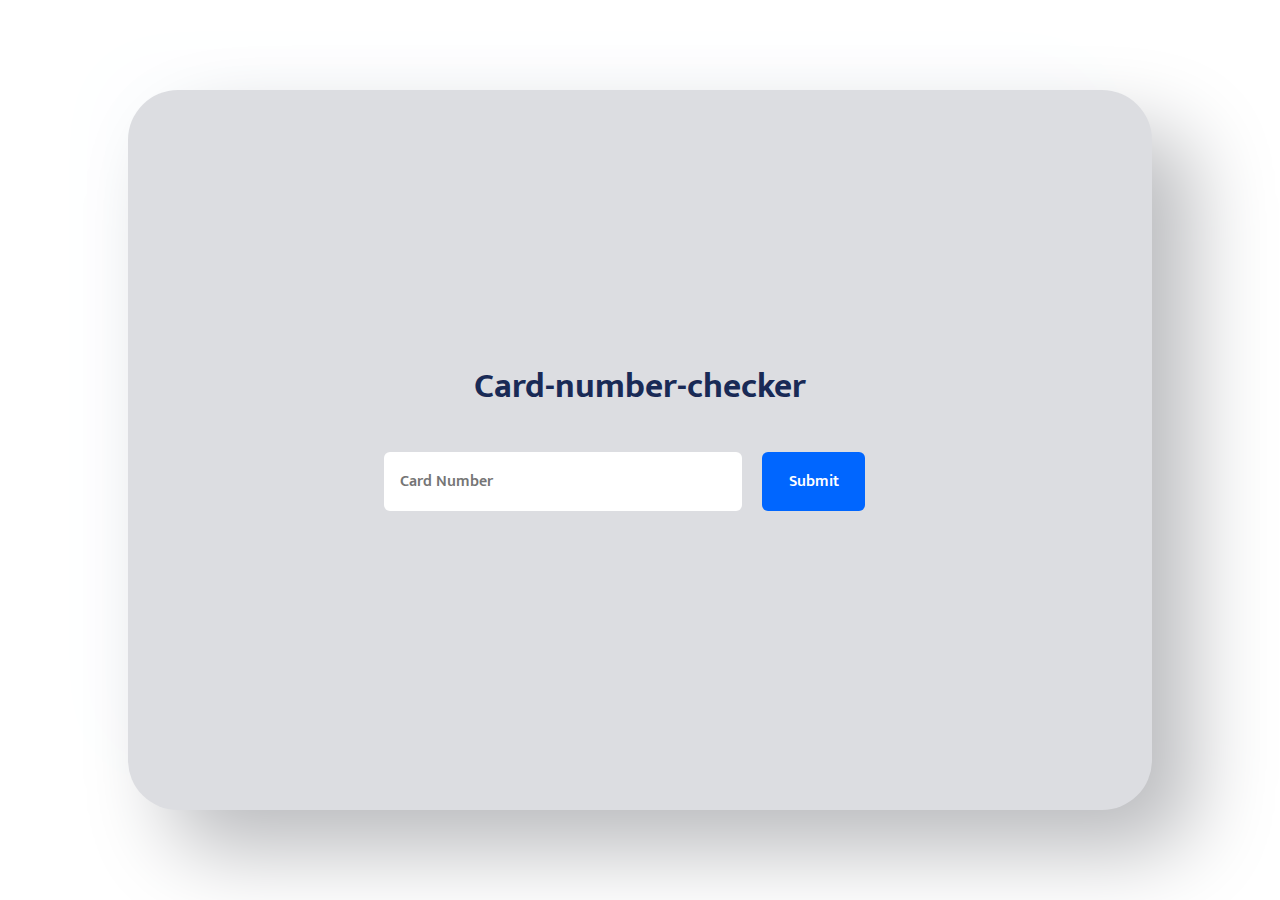
<file: credit-card-checker-starter/index.html>
<!DOCTYPE html>
<html lang="en">

<head>
    <meta charset="UTF-8">
    <meta name="viewport" content="width=device-width, initial-scale=1.0">
    <link rel="stylesheet" href="./style.css" />
    <link href="https://fonts.googleapis.com/css2?family=Mukta:wght@400;600;700&display=swap" rel="stylesheet">
    <title>Card-number-checker</title>
    <meta author="Seung Hoon" content="Card validation using Luhn algorithm">
</head>

<body>
    <section class="validate_container">
        <h1>Card-number-checker</h1>
        <form action="#" method="POST">
            <input type="text" placeholder="Card Number" minlength="15" maxlength="16" />
            <button type="submit">Submit</button>
        </form>
        <ul class="card_info"></ul>
    </section>
    <script src="./app.js"></script>
</body>

</html>
</file>
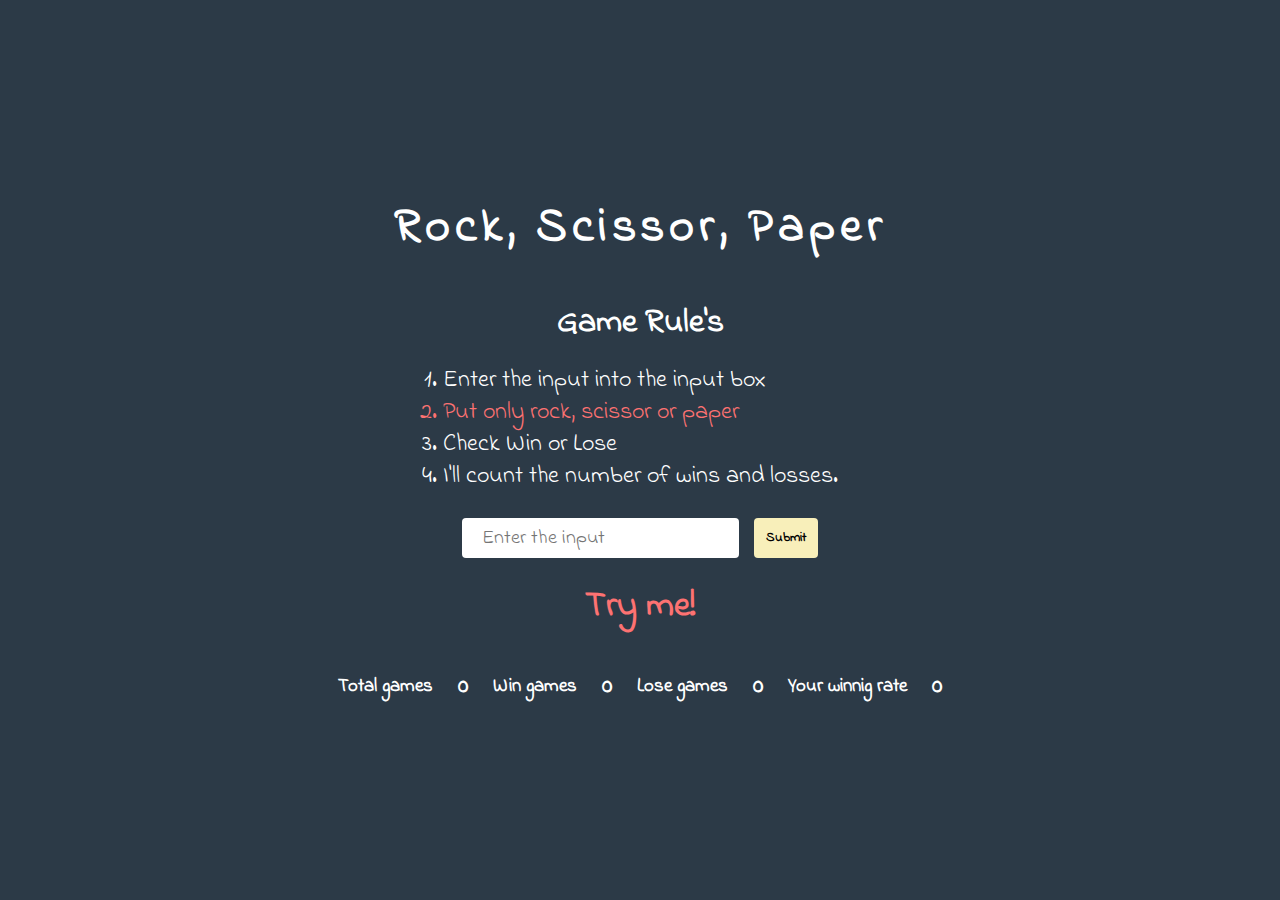
<file: rock-paper-scissor/index.html>
<!DOCTYPE html>
<html lang="en">

<head>
    <meta charset="UTF-8">
    <meta name="viewport" content="width=device-width, initial-scale=1.0">
    <link rel="stylesheet" href="./style.css" />
    <title>RockScissorPaper</title>
    <link href="https://fonts.googleapis.com/css2?family=Anton&family=Indie+Flower&display=swap" rel="stylesheet">
    <meta author="Seung Hoon" content="Rock-scissor-paper game" />
</head>

<body>
    <header class="header">
        <h1>Rock, Scissor, Paper</h1>
    </header>
    <section class="game">
        <strong>Game Rule's</strong>
        <ol>
            <li>Enter the input into the input box</li>
            <li>Put only rock, scissor or paper</li>
            <li>Check Win or Lose</li>
            <li>I'll count the number of wins and losses.</li>
        </ol>
        <form action="#" method="GET">
            <input type="text" placeholder="Enter the input" />
            <button type="submit">Submit</button>
        </form>
        <p class="result">Try me!</p>
    </section>
    <section class="counter">
        <div class="counter_total score">
            <h3>Total games</h3>
            <p>0</p>
        </div>
        <div class="counter_win score">
            <h3>Win games</h3>
            <p>0</p>
        </div>
        <div class="counter_lose score">
            <h3>Lose games</h3>
            <p>0</p>
        </div>
        <div class="counter_winRate score">
            <h3>Your winnig rate</h3>
            <p>0</p>
        </div>
    </section>
    <script src="app.js"></script>
</body>

</html>
</file>
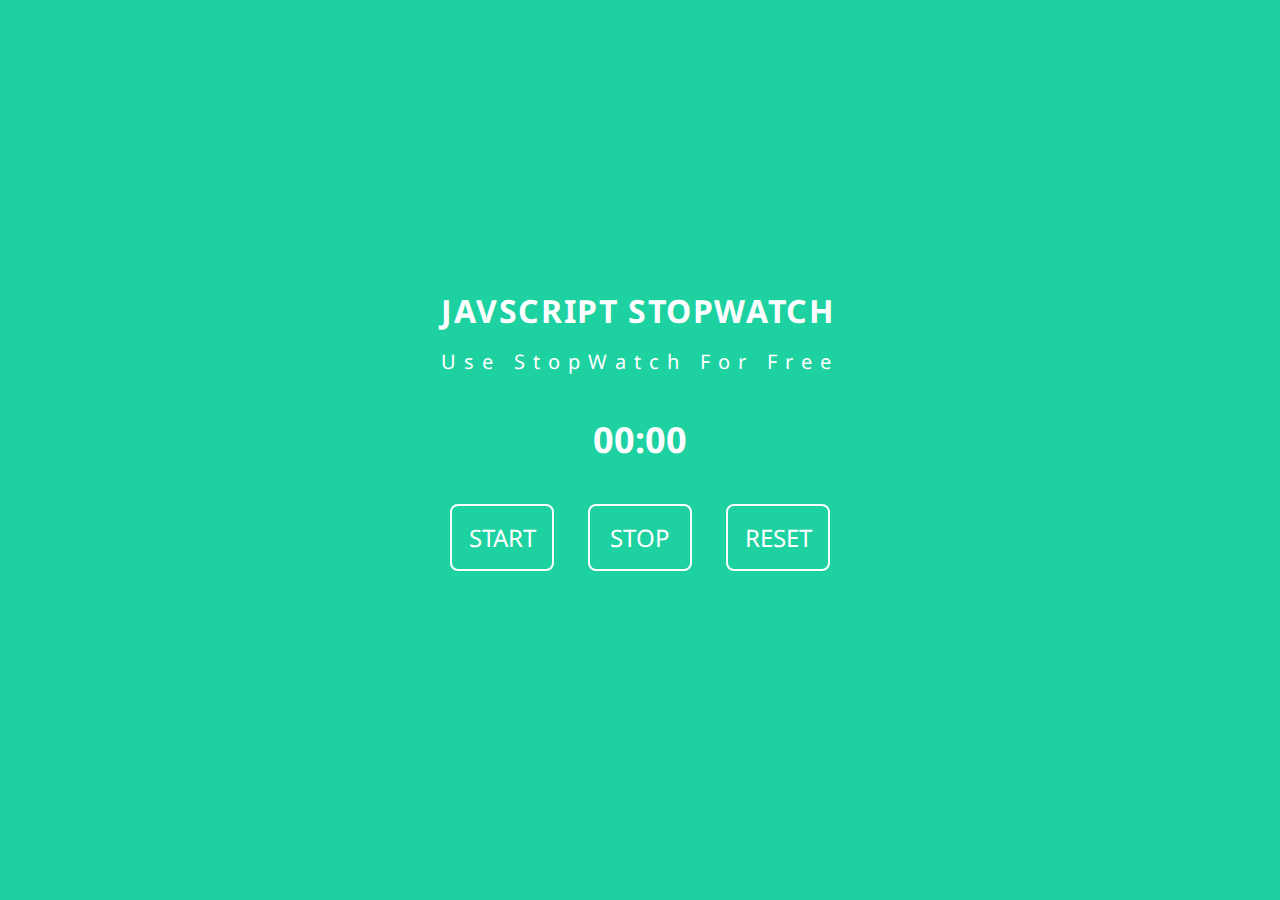
<file: stopwatch/index.html>
<!DOCTYPE html>
<html lang="en">

<head>
    <meta charset="UTF-8">
    <link href="https://fonts.googleapis.com/css2?family=Noto+Sans:wght@400;700&display=swap" rel="stylesheet">
    <link rel="stylesheet" href="./style.css" />
    <script src="./index.js" defer></script>
    <meta name="viewport" content="width=device-width, initial-scale=1.0">
    <title>JAVASCRIPT STOPWATCH</title>
</head>

<body>
    <header class="stopwatch__header">
        <div class="header__container">
            <h1>JAVSCRIPT STOPWATCH</h1>
            <span>Use StopWatch For Free</span>
        </div>
    </header>
    <main class="stopwatch__main">
        <p class="stopwatch__timer">00:00</p>
        <div class="stopwatch__button">
            <button type="button" class="start_btn">START</button>
            <button type="button" class="stop_btn">STOP</button>
            <button type="button" class="reset_btn">RESET</button>
        </div>
    </main>
    <section class="stopwatch__result">
        <ol class="result_list"></ol>
    </section>
</body>

</html>
</file>
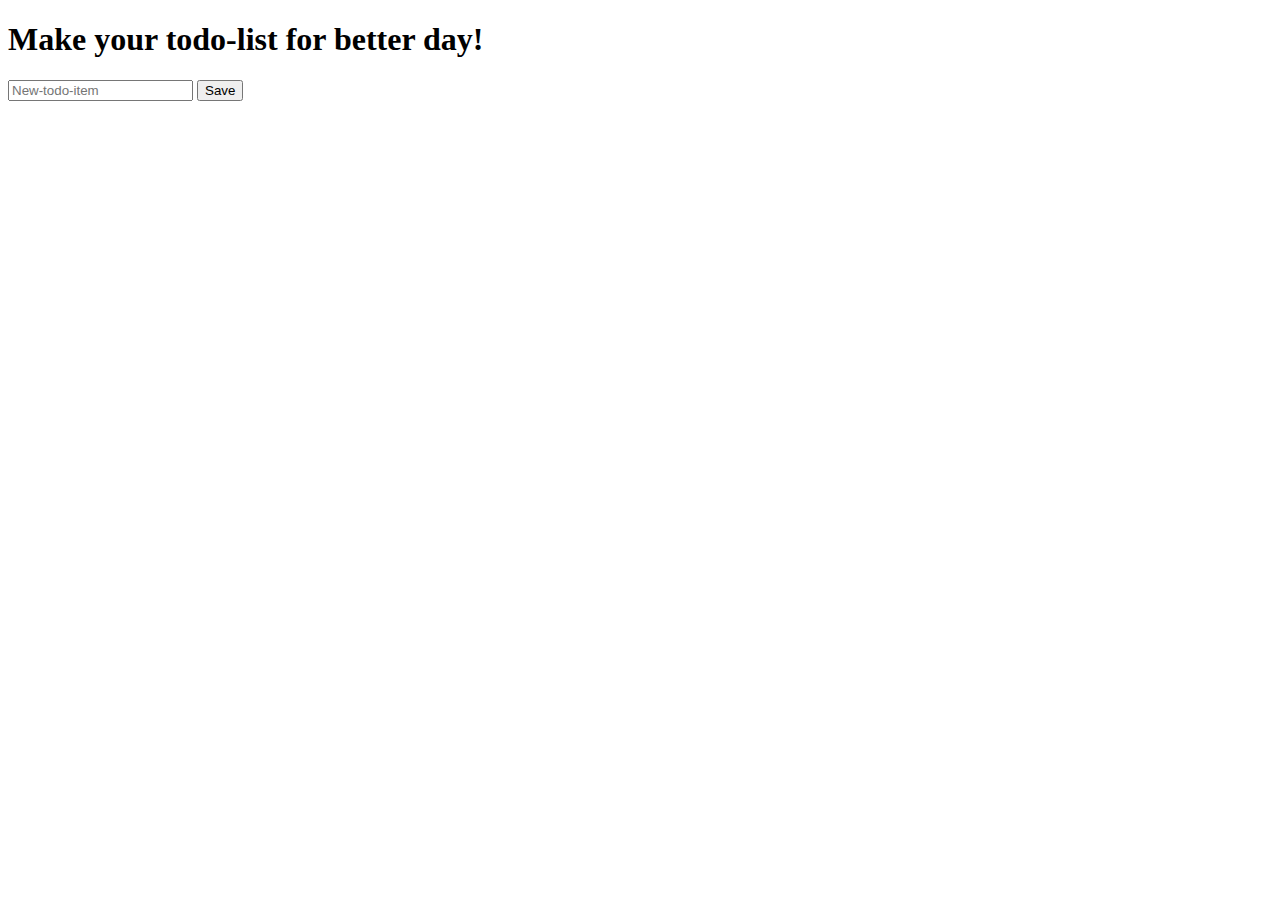
<file: Todo-list/index.html>
<!DOCTYPE html>
<html lang="en">

<head>
    <meta charset="UTF-8">
    <meta name="viewport" content="width=device-width, initial-scale=1.0">
    <title>To-do List</title>
    <meta author="Seung Hoon" content="todo-list(using localstorage)">
</head>

<body>
    <section class="todo_container">
        <h1 class="todo_title">Make your todo-list for better day!</h1>
        <form action="#" method="POST" class="todo_input">
            <input type="text" placeholder="New-todo-item" />
            <button type="submit">Save</button>
        </form>
        <ul class="todo_list"></ul>
    </section>
    <script src="./app.js"></script>
</body>

</html>
</file>
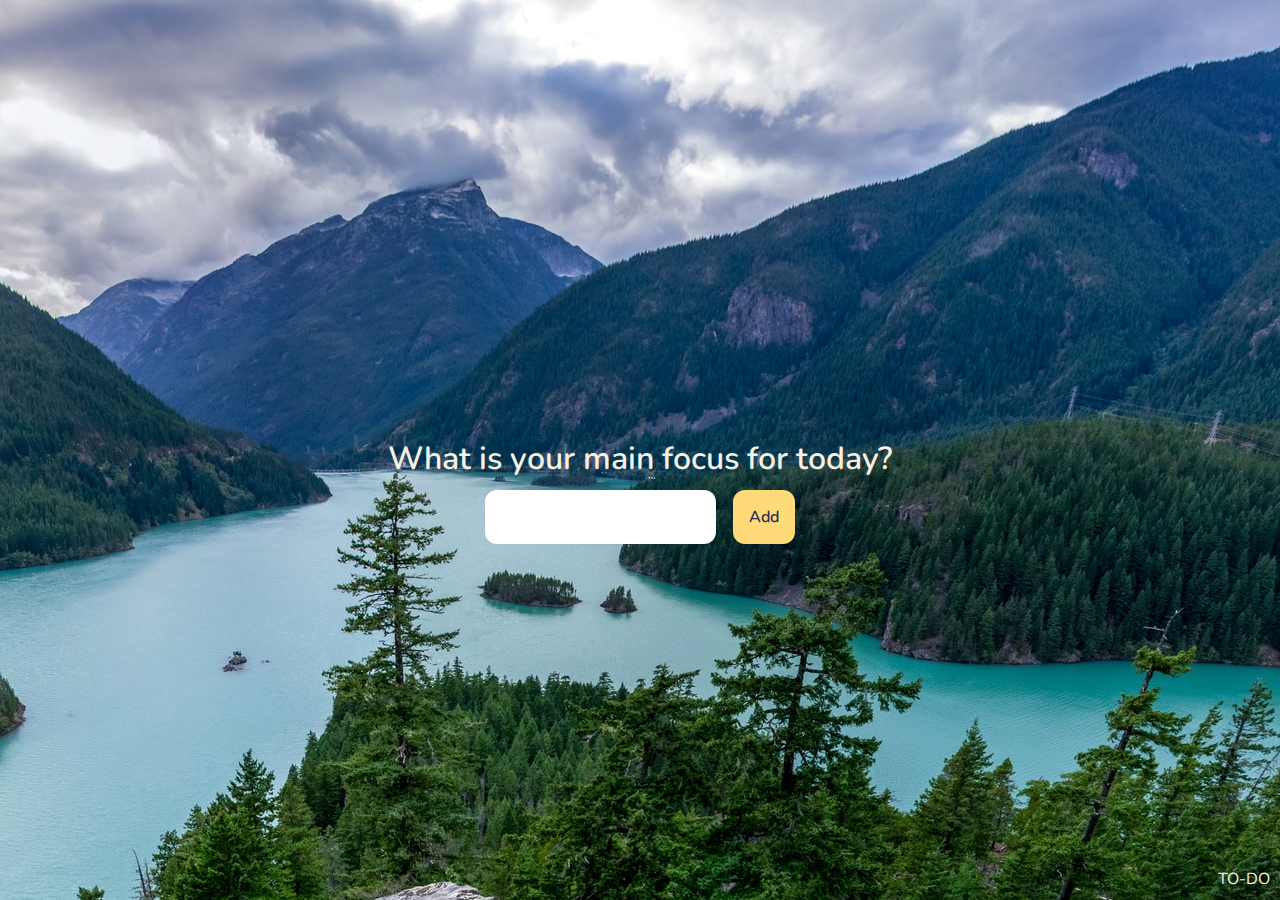
<file: weather/index.html>
<!DOCTYPE html>
<html lang="en">

<head>
    <meta charset="UTF-8">
    <meta name="viewport" content="width=device-width, initial-scale=1.0">
    <meta name="Weather application" content="Check today's weather'">
    <link href="https://fonts.googleapis.com/css2?family=Nunito:wght@400;600;700&display=swap" rel="stylesheet">
    <link rel="stylesheet" href="./style.css">
    <script src="./src/index.js" type="module" defer></script>
    <script src="./src/background.js" type="module" defer></script>
    <title>Javascript Weather App</title>
</head>

<body>
    <section class="clock__container">
        <h1 class="clock__clock"></h1>
    </section>
    <section class="greeting__container">
        <form class="greeting__form" action="#" method="GET">
            <input class="greeting__input" type="text" placeholder="What is your name?" required>
            <button class="greeting__btn" type="submit">Send</button>
        </form>
        <span class="greeting__desc">Hello Hoon</span>
    </section>
    <section class="focus__container">
        <div class="focus__form--box">
            <span class="focus__question">What is your main focus for today?</span>
            <form class="focus__form" action="#" method="POST">
                <input class="focus__input" type="text" required>
                <button class="focus__btn--submit" type="submit">Add</button>
            </form>
        </div>
        <div class="focus__answer">
        </div>
    </section>
    <section class="todo__container">
        <div class="todo__list--card">
            <h1 class="todo__title">Today's To-Do</h1>
            <ol class="todo__list--container">
                <li class="todo__item">
                    <input class="todo__checkbox" type="checkbox">
                    <span class="todo__desc">Yaloo</span>
                    <button class="todo__btn" type="button">X</button>
                </li>
                <li class="todo__item">
                    <input class="todo__checkbox" type="checkbox">
                    <span class="todo__desc">Yaloo</span>
                    <button class="todo__btn" type="button">X</button>
                </li>
            </ol>
            <form action="#" method="GET" class="todo__form">
                <input type="text" placeholder="INPUT YOUR TO-DO">
                <button type="submit">+</button>
            </form>
        </div>
        <button class="todo__switch" type="button">TO-DO</button>
    </section>
    <section class="weather__container"></section>
</body>

</html>
</file>
<file: rock-paper-scissor/style.css>
* {
  margin: 0;
  box-sizing: content-box;
}

/* global CSS */
body {
  font-family: "Indie Flower", cursive;
  font-size: 16px;
  line-height: 1.333;
  display: flex;
  flex-direction: column;
  justify-content: center;
  align-items: center;
  background-color: #2c3a47;
  color: #fff;
  width: 100%;
  height: 100vh;
}

ol,
ul,
li {
  padding: 0;
}

input,
button {
  border: none;
  border-radius: 4px;
  outline: none;
  font-family: "Indie Flower", cursive;
}

/* header CSS */
.header {
  margin-bottom: 40px;
}
.header h1 {
  font-size: 48px;
  font-weight: bolder;
  letter-spacing: 0.1em;
}

/* game CSS */
.game {
  font-size: 1.5em;
  margin-bottom: 40px;
}

.game > ol {
  margin-bottom: 20px;
}

.game > ol > li:nth-of-type(2) {
  color: #fd7272;
}
.game > strong {
  display: block;
  text-align: center;
  font-size: 1.4em;
  margin-bottom: 20px;
}

.game > form {
  text-align: center;
  display: flex;
  justify-content: center;
  align-items: center;
  width: 100%;
  height: 50px;
  margin-bottom: 20px;
}

.game > form > input {
  padding: 10px 20px;
  font-size: 20px;
  width: 60%;
  height: 40%;
  margin-right: 15px;
}

.game > form > button {
  font-weight: 700;
  border: none;
  background-color: #f8efba;
  width: 13%;
  line-height: 38px;
}

.game > .result {
  color: #fd7272;
  text-align: center;
  font-weight: 700;
  font-size: 1.5em;
}

/* counter CSS */
.counter {
  display: flex;
  justify-content: center;
  align-items: center;
  width: 70%;
}

.score {
  display: flex;
  justify-content: center;
  align-items: center;
}

.score > h3 {
  margin-right: 25px;
}

.score > p {
  font-weight: 700;
  font-size: 1.5em;
  margin-right: 25px;
}

.counter_winRate > p {
  margin-right: 0;
}
</file>
<file: stopwatch/style.css>
:root {
  --color-green: #1dd1a1;
  --color-white: #ffffff;
  --color-black: #222f3e;
  --color-yellow: #feca57;
}

* {
  margin: 0;
  box-sizing: content-box;
}

button {
  outline: none;
  border: none;
  font-family: "Noto Sans", sans-serif;
  background-color: var(--color-green);
  color: var(--color-white);
}

ol {
  margin: 0;
}

body {
  position: relative;
  font-family: "Noto Sans", sans-serif;
  display: flex;
  flex-direction: column;
  justify-content: center;
  align-items: center;
  width: 100%;
  height: 100vh;
  background-color: var(--color-green);
  color: var(--color-white);
}

.stopwatch__header {
  margin-bottom: 40px;
}

.stopwatch__header h1 {
  margin-bottom: 16px;
  letter-spacing: 0.05em;
}

.stopwatch__header span {
  font-size: 20px;
  letter-spacing: 0.4em;
}

.stopwatch__main {
  display: flex;
  flex-direction: column;
  justify-content: center;
  align-items: center;
  margin-bottom: 40px;
}

.stopwatch__timer {
  font-size: 36px;
  font-weight: 700;
  margin-bottom: 40px;
}

.stopwatch__button > button {
  font-size: 24px;
  border: 2px solid var(--color-white);
  border-radius: 8px;
  margin-right: 30px;
  width: 80px;
  padding: 15px 10px;
  cursor: pointer;
}

.stopwatch__button > button:last-of-type {
  margin-right: 0;
}

.stopwatch__button > button:hover {
  background-color: var(--color-yellow);
  color: var(--color-black);
  font-weight: 700;
  transition: background-color, color 250ms ease-in-out;
}
</file>
<file: weather/style.css>
:root {
  --color-black: #2c2c54;
  --color-lightgray: #f7f1e3;
  --color-yellow: #ffda79;
  --color-red: #ff5252;

  --margin-basic: 20px;
  --padding-basic: 20px;
  --fontsize-basic: 16px;
}

* {
  margin: 0;
  padding: 0;
  box-sizing: border-box;
}

button,
input {
  font-family: "Nunito", sans-serif;
  padding: 0;
  margin: 0;
  outline: none;
  border: none;
  color: var(--color-lightgray);
}

body {
  position: relative;
  font-family: "Nunito", sans-serif;
  color: var(--color-lightgray);
  display: flex;
  flex-direction: column;
  justify-content: center;
  align-items: center;
  width: 100%;
  height: 100vh;
  background-repeat: no-repeat;
  background-position: center;
}

/* clock CSS */
.clock__container {
  display: flex;
  flex-direction: column;
  justify-content: center;
  align-items: center;
  margin-bottom: calc(var(--margin-basic) * 2);
  width: 100%;
}

.clock__clock {
  font-size: calc(var(--fontsize-basic) * 5);
}

/* greeting CSS */
.greeting__container {
  margin-bottom: calc(var(--margin-basic) * 2);
}

.greeting__form {
  display: none;
}

.greeting__input,
.greeting__btn {
  padding: calc(var(--padding-basic) * 0.8);
  font-size: calc(var(--fontsize-basic) * 2);
}

.greeting__input {
  margin-right: calc(var(--margin-basic) / 2);
}

.greeting__btn {
  border-radius: 12px;
  background-color: var(--color-yellow);
}

.greeting__desc {
  display: none;
  font-size: calc(var(--fontsize-basic) * 4);
}

.greeting__container .showGreeting {
  display: block;
}

/* focus CSS */

.focus__form--box {
  display: none;
  flex-direction: column;
  justify-content: center;
  align-items: center;
}

.focus__question {
  display: block;
  font-size: calc(var(--fontsize-basic) * 2);
  font-weight: 600;
  margin-bottom: calc(var(--margin-basic) / 2);
}

.focus__input,
.focus__btn--submit {
  color: var(--color-black);
  padding: calc(var(--padding-basic) * 0.8);
  font-size: var(--fontsize-basic);
}

.focus__input {
  border-radius: 12px;
  font-weight: 600;
  margin-right: calc(var(--margin-basic) / 1.5);
}

.focus__btn--submit {
  border-radius: 12px;
  background-color: var(--color-yellow);
  font-size: var(--fontsize-basic);
  font-weight: 600;
}

.focus__answer {
  display: none;
  justify-content: center;
  align-items: center;
}

.focus__answer input {
  transform: scale(2);
  margin-right: var(--margin-basic);
}

.focus__answer p {
  font-size: calc(var(--fontsize-basic) * 1.5);
  font-weight: 600;
  margin-right: var(--margin-basic);
}

.focus__answer button {
  font-size: calc(var(--fontsize-basic) * 0.9);
  font-weight: 600;
  color: var(--color-lightgray);
  background-color: var(--color-red);
  border-radius: 6px;
  padding: calc(var(--padding-basic) * 0.5);
}

.showFocus {
  display: flex;
}

/* todo CSS */
.todo__container {
  visibility: hidden;
  display: flex;
  flex-direction: column;
  justify-content: flex-start;
  align-items: flex-start;
  background-color: rgba(0, 0, 0, 0.8);
  color: var(--color-lightgray);
  border-radius: 12px;
  position: absolute;
  width: 300px;
  height: 480px;
  right: 20px;
  bottom: 50px;
}

.todo__list--card {
  width: 100%;
}

.todo__title {
  padding: var(--padding-basic);
  margin-bottom: var(--margin-basic);
  border-bottom: 2px solid var(--color-yellow);
}

.todo__list--container {
  padding-left: calc(var(--padding-basic) * 2);
}

.todo__item {
  margin-bottom: calc(var(--margin-basic) / 1.5);
}

.todo__checkbox {
  transform: scale(1.3);
  margin: 0 calc(var(--margin-basic) / 2);
}

.todo__desc {
  font-size: calc(var(--fontsize-basic) * 1.1);
  margin-right: calc(var(--margin-basic) / 2);
}

.todo__btn {
  font-size: var(--fontsize-basic);
  border: 700;
  background-color: transparent;
}

.todo__form {
  display: flex;
  flex-direction: row-reverse;
  justify-content: center;
  align-items: center;
  position: absolute;
  bottom: 0;
  width: 100%;
  padding: var(--padding-basic);
}

.todo__form input {
  background-color: transparent;
  font-weight: 600;
  padding: calc(var(--padding-basic) / 2);
}

.todo__form button {
  width: 38px;
  height: 38px;
  border-radius: 50%;
  font-size: 28px;
  font-weight: 700;
  color: var(--color-black);
  background-color: var(--color-yellow);
  margin-right: var(--margin-basic);
  cursor: pointer;
}

.todo__switch {
  visibility: visible;
  position: absolute;
  bottom: -40px;
  right: -10px;
  background-color: transparent;
  font-size: var(--fontsize-basic);
}

.todo__visible {
  visibility: visible;
}
</file>
<file: credit-card-checker-starter/style.css>
* {
  margin: 0;
  box-sizing: border-box;
}

/* reset CSS */
form,
button,
ul,
li,
input {
  margin: 0;
  padding: 0;
}

ul {
  list-style-type: none;
}

/* global CSS */
body {
  font-family: "Mukta", sans-serif;
  display: flex;
  justify-content: center;
  align-items: center;
  font-size: 16px;
  width: 100%;
  height: 100vh;
}

button,
input {
  border: none;
  outline: none;
  border-radius: 6px;
  font-family: "Mukta", sans-serif;
}

/* section CSS */
.validate_container {
  display: flex;
  flex-direction: column;
  justify-content: center;
  align-items: center;
  width: 80%;
  height: 80%;
  border-radius: 50px;
  background: #dcdde1;
  box-shadow: 41px 41px 82px #bbbcbf, -41px -41px 82px #fdfeff;
}

.validate_container h1 {
  font-size: 2.2em;
  color: #192a56;
  margin-bottom: 1em;
}

.validate_container form {
  width: 50%;
  margin-bottom: 2em;
}

.validate_container > form > input {
  font-size: 1em;
  font-weight: 600;
  width: 70%;
  padding: 1em 1em;
  margin-right: 1em;
}

.validate_container > form > button {
  font-size: 1em;
  font-weight: 600;
  width: 20%;
  height: 100%;
  color: #fff;
  background: #0066ff;
  cursor: pointer;
}

.validate_container > form > button:hover {
  background-color: rgba(0, 102, 255, 0.7);
  transition: background-color 200ms ease-in;
}

.validate_container .card_info {
  display: flex;
  flex-direction: column;
  justify-content: flex-start;
  align-items: flex-start;
  font-size: 1.2em;
  font-weight: 600;
  width: 45%;
}

.validate_container li {
  margin-bottom: 8px;
}

.validate_container li:last-child {
  margin-bottom: 0;
}

.valid,
.company {
  color: #192a56;
}

.invalid,
.unknown {
  color: #c23616;
}
</file>
